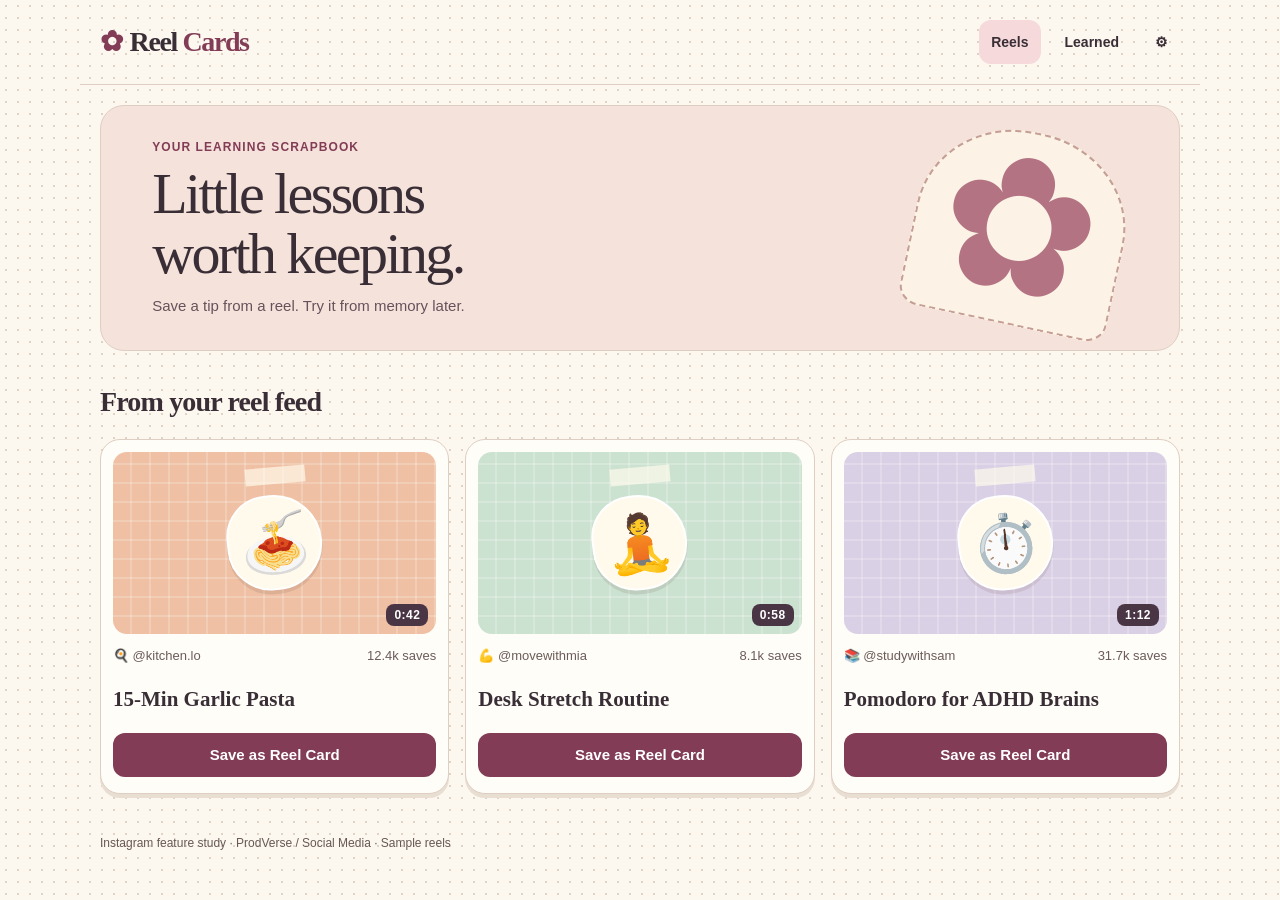
<file: index.html>
<!doctype html><html lang="en"><head><meta charset="utf-8"><meta name="viewport" content="width=device-width,initial-scale=1"><title>Reel Cards · Learned</title><link rel="icon" href="data:,">
<style>
:root{--bg-primary:#0E0E12;--bg-card:#FFFFFF;--bg-elevated:#1A1A22;--text-primary:#FFFFFF;--text-secondary:#A0A0B0;--text-on-light:#0E0E12;--text-muted:#6B6B7B;--accent-gradient-start:#A855F7;--accent-gradient-end:#EC4899;--accent-solid:#A855F7;--success:#10B981;--warning:#F59E0B;--danger:#EF4444;--border-subtle:rgba(255,255,255,.08);--shadow-card:0 4px 24px rgba(0,0,0,.12);--shadow-elevated:0 8px 32px rgba(0,0,0,.24);--gradient:linear-gradient(115deg,#A855F7,#EC4899)}
*{box-sizing:border-box}body{margin:0;background:var(--bg-primary);color:white;font:15px/1.5 -apple-system,BlinkMacSystemFont,"Segoe UI",sans-serif}main,header,footer{max-width:1120px;margin:auto;padding:20px}header,nav,.row{display:flex;align-items:center;gap:12px;flex-wrap:wrap}header,.between{justify-content:space-between}header{border-bottom:1px solid var(--border-subtle)}strong{font-weight:700}.brand{font-size:20px}.brand b{color:#e48af0}button,input,textarea{font:inherit}button{cursor:pointer;border:0;border-radius:12px;background:#30303c;color:white;min-height:44px;padding:8px 16px;font-weight:600}button:hover{filter:brightness(1.12)}button:focus-visible,input:focus-visible,textarea:focus-visible,summary:focus-visible{outline:3px solid #eed688;outline-offset:3px}button[disabled]{cursor:default}.nav{font-size:14px;background:transparent}.active{background:#393041}.hero{border-radius:16px;background:linear-gradient(115deg,#7833b9,#b4347e);padding:24px;min-height:180px;display:flex;flex-direction:column;justify-content:center}.hero h1{max-width:480px;margin:8px 0;font-size:28px;line-height:1.2}.label,small{font-size:12px;letter-spacing:.04em}.label{text-transform:uppercase;font-weight:700}h2{font-size:24px}h3{font-size:17px}h2,h3,p{margin:8px 0 12px}.grid{display:grid;gap:16px}.tile,.panel{padding:16px;background:var(--bg-elevated);border-radius:16px}.thumb{width:100%;aspect-ratio:16/9;display:grid;place-items:center;font-size:56px;position:relative;overflow:hidden;color:white}.thumb:before,.thumb:after{content:"";position:absolute;width:55%;aspect-ratio:1;border:2px solid #ffffff44;border-radius:50%;left:-18%;bottom:-50%}.thumb:after{left:72%;bottom:20%}.duration{position:absolute;bottom:8px;right:8px;background:#000a;padding:2px 8px;border-radius:8px}.meta,footer{color:var(--text-secondary)}.meta{margin:12px 0;font-size:13px}.primary,.saved{width:100%;background:linear-gradient(105deg,#8137bf,#a72c77)}.saved,.good{background:#10664e}.bad{background:#9b3045}.link{background:transparent;padding:0;text-align:left;font-size:17px}.content{max-width:680px;margin:0 auto}.white{background:white;color:#15151b;padding:24px;border-radius:16px;margin:16px 0}.steps{padding:0;list-style:none;counter-reset:num}.steps li{counter-increment:num;display:grid;grid-template-columns:24px 1fr;gap:12px;margin:12px 0}.steps li:before{content:counter(num);background:var(--gradient);color:white;height:24px;border-radius:50%;text-align:center;font-weight:bold}.library{width:100%;text-align:left;margin:8px 0;display:flex;align-items:center;gap:16px}.tiny{border-radius:12px;width:56px;height:56px;display:grid;place-items:center;font-size:28px}.review{display:grid;perspective:1000px;margin:16px 0}.face{grid-area:1/1;backface-visibility:hidden;transition:transform 400ms ease-out;min-height:240px;padding:24px;border-radius:16px;background:white;color:#15151b}.front{display:flex;flex-direction:column;align-items:start;justify-content:space-between;text-align:left}.back,.flipped .front{transform:rotateY(180deg)}.flipped .back{transform:rotateY(0)}.back{background:#f6eeff}.face strong{font-size:22px}summary{cursor:pointer}details{margin:16px 0}label{display:block;margin:8px 0}textarea{width:100%;border-radius:8px;padding:8px}.toast{position:fixed;bottom:16px;left:50%;transform:translateX(-50%);background:#fff;color:#201828;padding:12px 20px;border-radius:12px;max-width:90vw;z-index:2}.bar{position:sticky;bottom:0;padding:8px 0;background:var(--bg-primary)}.bar button{min-height:56px}.sectiontitle{margin-top:24px}footer{font-size:12px}.empty{padding:32px 20px;text-align:center}.error{color:#ffa6ab}
@media(min-width:640px){.grid{grid-template-columns:repeat(2,minmax(0,1fr))}}@media(min-width:1024px){.grid{grid-template-columns:repeat(3,minmax(0,1fr))}.hero{padding:32px 40px}}@media(prefers-reduced-motion:reduce){*{transition:none!important}}
:root{
 --bg-primary:#fcf7ef;--bg-elevated:#fffdf8;--text-secondary:#6c5c59;
 --ink:#392e36;--berry:#823c56;--rose:#f6d9db;--sage:#cce2d1;--oat:#f2dfb9;
 --seam:#dfcec2;--gradient:linear-gradient(120deg,#854158,#724356)
}
body{background-color:var(--bg-primary);background-image:radial-gradient(#ddd1c4 0.7px,transparent 0.8px);background-size:12px 12px;color:var(--ink)}
header{border-color:var(--seam)}.brand,h1,h2,.face strong,.tile h3 button{font-family:Georgia,"Times New Roman",serif}
.brand{font-size:28px;letter-spacing:-1.4px}.brand b{color:var(--berry)}.brand:before{content:"✿";color:var(--berry);margin-right:8px}
button{background:#f1e7de;color:var(--ink)}button:hover{filter:brightness(.97)}:is(button,input,textarea,summary):focus-visible{outline:3px solid #764871}
.nav{padding:6px 12px}.nav.active{background:var(--rose)}.hero{position:relative;isolation:isolate;overflow:hidden;background:#f5e3db;border:1px solid var(--seam);padding:32px clamp(20px,4vw,52px);border-radius:24px;min-height:230px}
.hero h1{font-size:clamp(34px,5vw,58px);line-height:1.03;letter-spacing:-.045em;font-weight:500;max-width:570px}.hero p{margin:4px 0 0;color:#67515b}
.hero .label,.face .label,.white .label{color:var(--berry)}.hero:after{content:"✿";position:absolute;z-index:-1;right:5%;font:190px/1 Georgia;color:#b37383;transform:rotate(12deg);background:#fcf3e6;border:2px dashed #c59f95;border-radius:48% 48% 10% 10%;padding:0 24px}
.sectiontitle{margin:30px 0 16px;font-size:28px;letter-spacing:-.03em}.tile,.panel,.white,.face{border:1px solid var(--seam);box-shadow:0 4px 0 #e9ded2;border-radius:20px}
.tile{padding:12px 12px 16px}.thumb[data-id]{border-radius:14px;background-color:var(--wash)!important;background-image:repeating-linear-gradient(90deg,transparent 0 17px,#ffffff36 17px 19px),repeating-linear-gradient(0deg,transparent 0 17px,#ffffff36 17px 19px)!important}
[data-id=r1]{--wash:#efc0a3}[data-id=r2]{--wash:var(--sage)}[data-id=r3]{--wash:#dad0e5}
.thumb:after{content:none}.thumb:before{width:5em;height:1.4em;left:50%;bottom:auto;top:8%;aspect-ratio:auto;border:none;border-radius:0;background:#fffbecb0;transform:translateX(-50%) rotate(-5deg);font-size:12px}
.thumb span{display:grid;place-items:center;width:1.7em;height:1.7em;background:#fffaec;border:2px solid #ffffff;border-radius:46% 54% 52% 48%;box-shadow:0 4px 0 #4933281c;transform:rotate(-6deg)}
.duration{background:#4a3545;color:white}.primary,.good{background:var(--berry);color:#fff}.saved,.bad{background:#efe5dc;color:#624752}.saved{border:1px dashed #caaeb8}.link{background:transparent}.tile h3 button{font-size:21px}.meta{font-size:13px}
.content{margin-top:16px}.white,.front{background:#fffdf6;color:var(--ink)}.back{background:#f7e5ea;color:var(--ink)}.face{padding:28px;box-shadow:0 5px 0 #e1cfc2}.face strong{font-size:clamp(26px,4vw,36px);line-height:1.2}.back hr{border:0;border-top:1px dashed #c2a2ac}.back summary{color:#71344f;font-weight:600}.library{background:#f7f1e8}.toast{background:#45343d;color:white}.error{color:#883548}.bar{background:var(--bg-primary)}.label{letter-spacing:.09em}footer{color:#675954}
@media(max-width:790px){.hero:after{display:none}.hero{min-height:185px}}@media(max-width:440px){header,main,footer{padding:14px}.brand{font-size:23px}.nav{padding:6px 8px}header,nav{gap:4px}.hero{padding:24px 20px}.hero h1{font-size:38px}}
</style></head><body><header><strong class="brand">Reel <b>Cards</b></strong><nav><button class="nav" data-act="feed">Reels</button><button class="nav" data-act="library">Learned</button><button class="nav" aria-label="Demo settings" data-act="settings">⚙</button></nav></header>
<main id="app"></main><div id="toast" role="status"></div><footer>Instagram feature study · ProdVerse / Social Media · Sample reels</footer><script src="data.js"></script><script>
const app=document.querySelector('#app'), online=['localhost','127.0.0.1','[::1]'].includes(location.hostname) && ['/','/index.html'].includes(location.pathname), day=86400000;
let cards={},screen='feed',selected,origin='feed',queue=[],results=[],index=0,busy=false,persistent=true,timer;
const esc=value=>String(value).replace(/[&<>"']/g,x=>({'&':'&amp;','<':'&lt;','>':'&gt;','"':'&quot;',"'":'&#39;'}[x]));
const byId=id=>reels.find(r=>r.id===id);
const btn=(action,label,id='',cls='')=>'<button class="'+cls+'" data-act="'+action+'" data-id="'+id+'">'+label+'</button>';
function notify(msg){const el=document.querySelector('#toast');el.className='toast';el.textContent=msg;clearTimeout(timer);timer=setTimeout(()=>{el.textContent='';el.className=''},3000)}
function readBrowserLibrary(){
 const raw=JSON.parse(localStorage.getItem('reelcards_state')||'{}');
 const valid={};
 for(const {id} of reels){
   const c=raw?.[id];
   if(c?.id===id && Number.isFinite(c.dueAt) && Number.isInteger(c.reps) && c.reps>=0 && Number.isFinite(c.ease) && Number.isFinite(c.interval))valid[id]=c;
 }
 return valid;
}
function due(c){const now=Date.now();if(c.dueAt<now-day)return 'Overdue';if(c.dueAt<=now)return 'Due today';const d=new Date(c.dueAt);if(d.toDateString()===new Date(now+day).toDateString())return 'Reviews tomorrow';return 'Review '+d.toLocaleDateString(undefined,{month:'short',day:'numeric'})}
async function change(action,id,extra={}){
 if(online){const response=await fetch('/api/library',{method:'POST',headers:{'Content-Type':'application/json'},body:JSON.stringify({action,id,...extra})});if(!response.ok)throw Error((await response.json()).error||'Could not save. Try again.');cards=await response.json();return}
 const now=Date.now();let c=cards[id];
 if(action==='save')cards[id]??={id,savedAt:now,reps:0,ease:2.5,interval:0,dueAt:now,lastReviewedAt:null};
 else if(action==='edit')Object.assign(c,extra);
 else{const correct=action==='correct';c.reps=correct?c.reps+1:0;c.ease=Math.max(1.3,c.ease+(correct?.1:-.2));c.interval=correct?(c.reps===1?1:c.reps===2?3:Math.round(c.interval*c.ease)):0;c.lastReviewedAt=now;c.dueAt=now+Math.max(1,c.interval)*day}
 try{localStorage.setItem('reelcards_state',JSON.stringify(cards))}catch{persistent=false}
}
function thumbnail(r){return '<button class="thumb" data-act="detail" data-id="'+r.id+'" aria-label="Preview '+r.title+'"><span>'+r.thumbnailEmoji+'</span><small class="duration">'+r.duration+'</small></button>'}
function saveButton(r){return cards[r.id]?'<button class="saved" disabled>Saved ✓</button>':btn('save','Save as Reel Card',r.id,'primary')}
function feed(){return '<section class="hero"><span class="label">Your learning scrapbook</span><h1>Little lessons<br>worth keeping.</h1><p>Save a tip from a reel. Try it from memory later.</p></section><h2 class="sectiontitle">From your reel feed</h2><div class="grid">'+reels.map(r=>'<article class="tile">'+thumbnail(r)+'<div class="row between meta"><span>'+r.creatorAvatar+' '+r.creator+'</span><span>'+r.savedCount+' saves</span></div><h3>'+btn('detail',r.title,r.id,'link')+'</h3>'+saveButton(r)+'</article>').join('')+'</div>'}
function detail(){const r=byId(selected),c=cards[r.id];return '<div class="content">'+btn(origin,'← '+(origin==='feed'?'Feed':'Library'))+'<h2>'+r.title+'</h2>'+thumbnail(r)+'<p class="meta">'+r.creatorAvatar+' '+r.creator+' · '+r.category+'</p><section class="white"><span class="label">What you’ll learn</span><h3>'+r.card.goal+'</h3><p>'+r.card.ingredients.join(' · ')+'</p><b class="label">Steps</b><ol class="steps">'+r.card.steps.map(s=>'<li>'+s+'</li>').join('')+'</ol></section>'+(c?'<details class="panel"><summary>Edit my flashcard</summary><label>Question<textarea maxlength="1000" id="question">'+esc(c.question??r.card.reviewQuestion)+'</textarea></label><label>Answer<textarea maxlength="1000" id="answer">'+esc(c.answer??r.card.reviewAnswer)+'</textarea></label>'+btn('edit','Save edits',r.id)+'</details><div class="row">'+btn('review','Review now',r.id)+btn('library','Open in library')+'</div>':'<div class="bar">'+saveButton(r)+'</div>')+'</div>'}
function library(){const list=Object.values(cards),ready=list.filter(c=>c.dueAt<=Date.now());return '<div class="content"><h1>Your Learned <small>'+list.length+' cards</small></h1>'+(!list.length?'<div class="empty panel">📚<h2>No cards yet</h2><p>Save a reel from the feed to start your library.</p>'+btn('feed','Browse reels')+'</div>':(ready.length?'<div class="bar">'+btn('all','Review all due · '+ready.length,'','primary')+'</div>':'<p>Nothing due right now. Your next review is '+new Date(Math.min(...list.map(c=>c.dueAt))).toLocaleDateString()+'.</p>')+list.map(c=>{const r=byId(c.id);return '<div class="panel" style="margin:8px 0">'+btn('review','<span class="tiny" style="background:'+r.thumbnailGradient+'">'+r.thumbnailEmoji+'</span><span>'+r.title+'<br><small>'+r.category+' · '+due(c)+'</small></span>',r.id,'library')+btn('detail','View or edit card',r.id,'link')+'</div>'}).join(''))+'</div>'}
function review(){const id=queue[index],r=byId(id),c=cards[id];return '<div class="content"><div class="row between"><strong>'+ (index+1)+' of '+queue.length+'</strong>'+btn('library','Exit review ×')+'</div><h2>'+r.title+'</h2><div class="review"><button class="face front" data-act="flip"><span class="label">Recall from memory</span><strong>'+esc(c.question??r.card.reviewQuestion)+'</strong><span>Tap to reveal answer</span></button><div class="face back" inert><span class="label">Answer</span><p>'+esc(c.answer??r.card.reviewAnswer)+'</p><hr><span class="label">Follow-up</span><p>'+r.card.followUp+'</p><details><summary>Show follow-up answer</summary><p>'+r.card.followUpAnswer+'</p></details><div class="row">'+btn('correct','Got it ✓',id,'good')+btn('forgot','Forgot ✕',id,'bad')+'</div></div></div></div>'}
function summary(){return '<div class="content"><div class="white"><span class="label">Review complete</span><h1>Session complete 🏆</h1><p>'+results.length+' reviewed · '+results.filter(x=>x==='correct').length+' got it · '+results.filter(x=>x==='forgot').length+' forgot</p>'+queue.map(id=>'<p><b>'+byId(id).title+'</b><br>'+new Date(cards[id].dueAt).toLocaleString()+'</p>').join('')+'</div>'+btn('library','Back to library')+'</div>'}
function draw(){app.dataset.screen=screen;app.innerHTML=({feed,library,'card-detail':detail,review,summary,settings:()=>'<div class="content panel"><h2>Demo settings</h2><p>'+ (online?'Local server · SQLite library':'Offline · browser library')+'</p><p>Three sample reels have prepared lessons. Saving is optional. Your ratings determine the next review. Use “View or edit card” to personalise a question.</p>'+btn('feed','Back to reels')+'</div>'})[screen]();document.querySelectorAll('nav button').forEach(b=>b.classList.toggle('active',b.dataset.act===screen))}
document.addEventListener('click',async e=>{const b=e.target.closest('[data-act]');if(!b||busy)return;const a=b.dataset.act,id=b.dataset.id;busy=true;
 try{if(['feed','library','settings'].includes(a))screen=a;
 else if(a==='detail'){if(screen!=='card-detail')origin=screen;selected=id;screen='card-detail'}
 else if(a==='save'){await change(a,id);notify(persistent?'Added to your Learned library':'Demo mode — progress won’t persist.')}
 else if(a==='edit'){const question=document.querySelector('#question').value.trim(),answer=document.querySelector('#answer').value.trim();if(!question||!answer)throw Error('Please fill in both fields.');await change(a,id,{question,answer});notify('Edits saved')}
 else if(a==='review'||a==='all'){queue=a==='review'?[id]:Object.keys(cards).filter(k=>cards[k].dueAt<=Date.now());index=0;results=[];screen=queue.length?'review':'library'}
 else if(a==='flip'){const box=b.parentNode;box.classList.add('flipped');b.inert=true;box.lastElementChild.inert=false;box.querySelector('summary').focus();return}
 else if(a==='correct'||a==='forgot'){await change(a,id,{previous:cards[id].lastReviewedAt});results.push(a);index++;if(index===queue.length)screen='summary'}
 draw();if(!['save','edit'].includes(a))window.scrollTo(0,0)
 }catch(err){notify(err.message)}finally{busy=false}});
async function init(){try{if(online){const res=await fetch('/api/library',{signal:AbortSignal.timeout(8000)});if(!res.ok)throw Error();cards=await res.json()}else{try{cards=readBrowserLibrary()}catch{cards={}}}draw()}catch{app.innerHTML='<p class="error">Your library could not load. Check the local server and try again.</p><button onclick="init()">Retry</button>'}}
init();
</script></body></html>
</file>
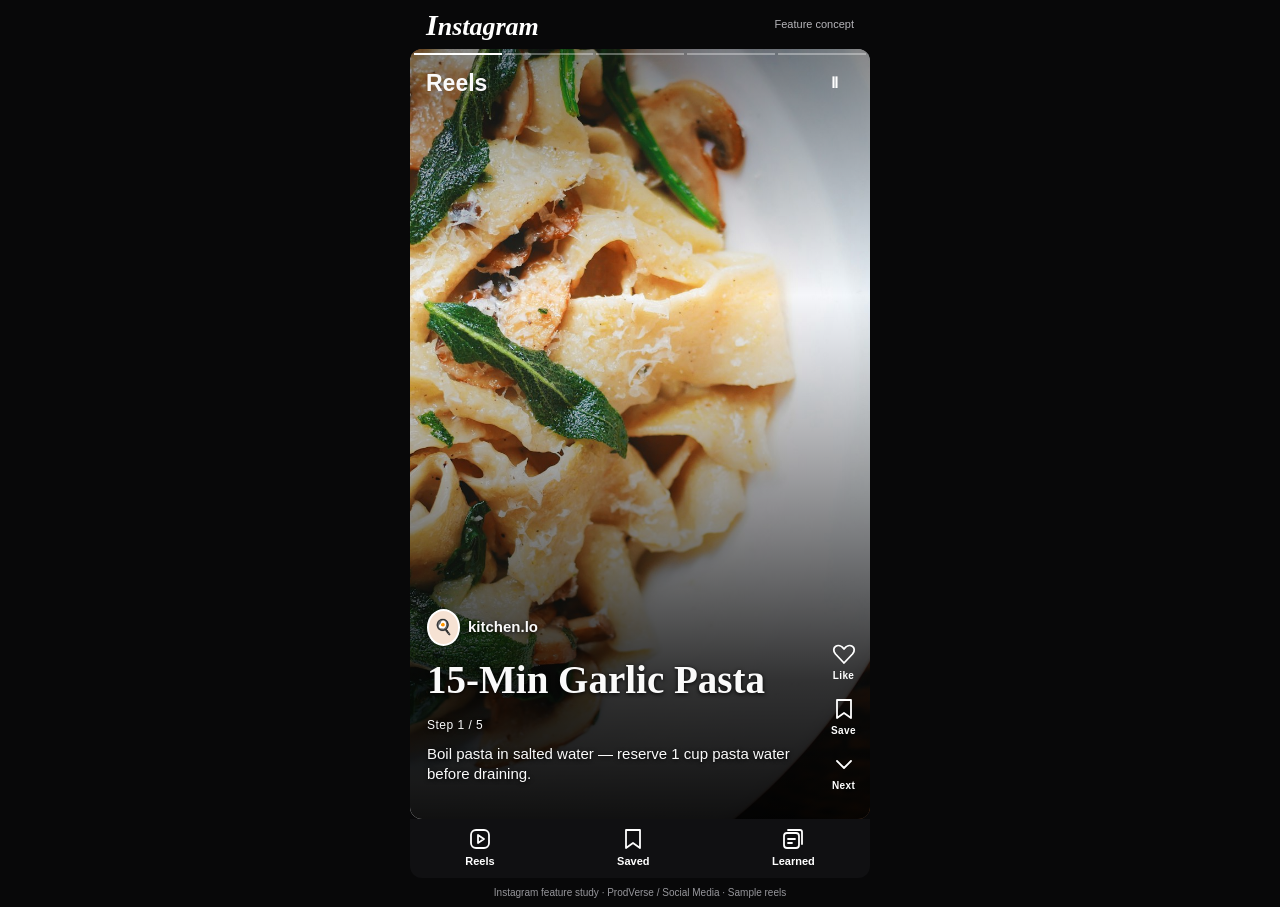
<file: instagram/index.html>
<!doctype html><html lang="en"><head><meta charset="utf-8"><meta name="viewport" content="width=device-width,initial-scale=1"><title>Reel Cards · Learned</title><link rel="icon" href="data:,">
<style>
:root{--bg-primary:#0E0E12;--bg-card:#FFFFFF;--bg-elevated:#1A1A22;--text-primary:#FFFFFF;--text-secondary:#A0A0B0;--text-on-light:#0E0E12;--text-muted:#6B6B7B;--accent-gradient-start:#A855F7;--accent-gradient-end:#EC4899;--accent-solid:#A855F7;--success:#10B981;--warning:#F59E0B;--danger:#EF4444;--border-subtle:rgba(255,255,255,.08);--shadow-card:0 4px 24px rgba(0,0,0,.12);--shadow-elevated:0 8px 32px rgba(0,0,0,.24);--gradient:linear-gradient(115deg,#A855F7,#EC4899)}
*{box-sizing:border-box}body{margin:0;background:var(--bg-primary);color:white;font:15px/1.5 -apple-system,BlinkMacSystemFont,"Segoe UI",sans-serif}main,header,footer{max-width:1120px;margin:auto;padding:20px}header,nav,.row{display:flex;align-items:center;gap:12px;flex-wrap:wrap}header,.between{justify-content:space-between}header{border-bottom:1px solid var(--border-subtle)}strong{font-weight:700}.brand{font-size:20px}.brand b{color:#e48af0}button,input,textarea{font:inherit}button{cursor:pointer;border:0;border-radius:12px;background:#30303c;color:white;min-height:44px;padding:8px 16px;font-weight:600}button:hover{filter:brightness(1.12)}button:focus-visible,input:focus-visible,textarea:focus-visible,summary:focus-visible{outline:3px solid #eed688;outline-offset:3px}button[disabled]{cursor:default}.nav{font-size:14px;background:transparent}.active{background:#393041}.hero{border-radius:16px;background:linear-gradient(115deg,#7833b9,#b4347e);padding:24px;min-height:180px;display:flex;flex-direction:column;justify-content:center}.hero h1{max-width:480px;margin:8px 0;font-size:28px;line-height:1.2}.label,small{font-size:12px;letter-spacing:.04em}.label{text-transform:uppercase;font-weight:700}h2{font-size:24px}h3{font-size:17px}h2,h3,p{margin:8px 0 12px}.grid{display:grid;gap:16px}.tile,.panel{padding:16px;background:var(--bg-elevated);border-radius:16px}.thumb{width:100%;aspect-ratio:16/9;display:grid;place-items:center;font-size:56px;position:relative;overflow:hidden;color:white}.thumb:before,.thumb:after{content:"";position:absolute;width:55%;aspect-ratio:1;border:2px solid #ffffff44;border-radius:50%;left:-18%;bottom:-50%}.thumb:after{left:72%;bottom:20%}.duration{position:absolute;bottom:8px;right:8px;background:#000a;padding:2px 8px;border-radius:8px}.meta,footer{color:var(--text-secondary)}.meta{margin:12px 0;font-size:13px}.primary,.saved{width:100%;background:linear-gradient(105deg,#8137bf,#a72c77)}.saved,.good{background:#10664e}.bad{background:#9b3045}.link{background:transparent;padding:0;text-align:left;font-size:17px}.content{max-width:680px;margin:0 auto}.white{background:white;color:#15151b;padding:24px;border-radius:16px;margin:16px 0}.steps{padding:0;list-style:none;counter-reset:num}.steps li{counter-increment:num;display:grid;grid-template-columns:24px 1fr;gap:12px;margin:12px 0}.steps li:before{content:counter(num);background:var(--gradient);color:white;height:24px;border-radius:50%;text-align:center;font-weight:bold}.library{width:100%;text-align:left;margin:8px 0;display:flex;align-items:center;gap:16px}.tiny{border-radius:12px;width:56px;height:56px;display:grid;place-items:center;font-size:28px}.review{display:grid;perspective:1000px;margin:16px 0}.face{grid-area:1/1;backface-visibility:hidden;transition:transform 400ms ease-out;min-height:240px;padding:24px;border-radius:16px;background:white;color:#15151b}.front{display:flex;flex-direction:column;align-items:start;justify-content:space-between;text-align:left}.back,.flipped .front{transform:rotateY(180deg)}.flipped .back{transform:rotateY(0)}.back{background:#f6eeff}.face strong{font-size:22px}summary{cursor:pointer}details{margin:16px 0}label{display:block;margin:8px 0}textarea{width:100%;border-radius:8px;padding:8px}.toast{position:fixed;bottom:16px;left:50%;transform:translateX(-50%);background:#fff;color:#201828;padding:12px 20px;border-radius:12px;max-width:90vw;z-index:2}.bar{position:sticky;bottom:0;padding:8px 0;background:var(--bg-primary)}.bar button{min-height:56px}.sectiontitle{margin-top:24px}footer{font-size:12px}.empty{padding:32px 20px;text-align:center}.error{color:#ffa6ab}
@media(min-width:640px){.grid{grid-template-columns:repeat(2,minmax(0,1fr))}}@media(min-width:1024px){.grid{grid-template-columns:repeat(3,minmax(0,1fr))}.hero{padding:32px 40px}}@media(prefers-reduced-motion:reduce){*{transition:none!important}}
:root{
 --bg-primary:#fcf7ef;--bg-elevated:#fffdf8;--text-secondary:#6c5c59;
 --ink:#392e36;--berry:#823c56;--rose:#f6d9db;--sage:#cce2d1;--oat:#f2dfb9;
 --seam:#dfcec2;--gradient:linear-gradient(120deg,#854158,#724356)
}
body{background-color:var(--bg-primary);background-image:radial-gradient(#ddd1c4 0.7px,transparent 0.8px);background-size:12px 12px;color:var(--ink)}
header{border-color:var(--seam)}.brand,h1,h2,.face strong,.tile h3 button{font-family:Georgia,"Times New Roman",serif}
.brand{font-size:28px;letter-spacing:-1.4px}.brand b{color:var(--berry)}.brand:before{content:"✿";color:var(--berry);margin-right:8px}
button{background:#f1e7de;color:var(--ink)}button:hover{filter:brightness(.97)}:is(button,input,textarea,summary):focus-visible{outline:3px solid #764871}
.nav{padding:6px 12px}.nav.active{background:var(--rose)}.hero{position:relative;isolation:isolate;overflow:hidden;background:#f5e3db;border:1px solid var(--seam);padding:32px clamp(20px,4vw,52px);border-radius:24px;min-height:230px}
.hero h1{font-size:clamp(34px,5vw,58px);line-height:1.03;letter-spacing:-.045em;font-weight:500;max-width:570px}.hero p{margin:4px 0 0;color:#67515b}
.hero .label,.face .label,.white .label{color:var(--berry)}.hero:after{content:"✿";position:absolute;z-index:-1;right:5%;font:190px/1 Georgia;color:#b37383;transform:rotate(12deg);background:#fcf3e6;border:2px dashed #c59f95;border-radius:48% 48% 10% 10%;padding:0 24px}
.sectiontitle{margin:30px 0 16px;font-size:28px;letter-spacing:-.03em}.tile,.panel,.white,.face{border:1px solid var(--seam);box-shadow:0 4px 0 #e9ded2;border-radius:20px}
.tile{padding:12px 12px 16px}.thumb[data-id]{border-radius:14px;background-color:var(--wash)!important;background-image:repeating-linear-gradient(90deg,transparent 0 17px,#ffffff36 17px 19px),repeating-linear-gradient(0deg,transparent 0 17px,#ffffff36 17px 19px)!important}
[data-id=r1]{--wash:#efc0a3}[data-id=r2]{--wash:var(--sage)}[data-id=r3]{--wash:#dad0e5}
.thumb:after{content:none}.thumb:before{width:5em;height:1.4em;left:50%;bottom:auto;top:8%;aspect-ratio:auto;border:none;border-radius:0;background:#fffbecb0;transform:translateX(-50%) rotate(-5deg);font-size:12px}
.thumb span{display:grid;place-items:center;width:1.7em;height:1.7em;background:#fffaec;border:2px solid #ffffff;border-radius:46% 54% 52% 48%;box-shadow:0 4px 0 #4933281c;transform:rotate(-6deg)}
.duration{background:#4a3545;color:white}.primary,.good{background:var(--berry);color:#fff}.saved,.bad{background:#efe5dc;color:#624752}.saved{border:1px dashed #caaeb8}.link{background:transparent}.tile h3 button{font-size:21px}.meta{font-size:13px}
.content{margin-top:16px}.white,.front{background:#fffdf6;color:var(--ink)}.back{background:#f7e5ea;color:var(--ink)}.face{padding:28px;box-shadow:0 5px 0 #e1cfc2}.face strong{font-size:clamp(26px,4vw,36px);line-height:1.2}.back hr{border:0;border-top:1px dashed #c2a2ac}.back summary{color:#71344f;font-weight:600}.library{background:#f7f1e8}.toast{background:#45343d;color:white}.error{color:#883548}.bar{background:var(--bg-primary)}.label{letter-spacing:.09em}footer{color:#675954}
@media(max-width:790px){.hero:after{display:none}.hero{min-height:185px}}@media(max-width:440px){header,main,footer{padding:14px}.brand{font-size:23px}.nav{padding:6px 8px}header,nav{gap:4px}.hero{padding:24px 20px}.hero h1{font-size:38px}}
</style><link rel="stylesheet" href="reels.css"></head><body><header class="mast"><span class="wordmark">Instagram</span><span>Feature concept</span></header>
<main id="app"></main><div id="toast" role="status"></div><footer>Instagram feature study · ProdVerse / Social Media · Sample reels</footer><script src="data.js"></script><script>
const app=document.querySelector('#app'), online=false, day=86400000;
let cards={},screen='feed',selected,origin='feed',queue=[],results=[],index=0,busy=false,persistent=true,timer;
const esc=value=>String(value).replace(/[&<>"']/g,x=>({'&':'&amp;','<':'&lt;','>':'&gt;','"':'&quot;',"'":'&#39;'}[x]));
const byId=id=>reels.find(r=>r.id===id);
const btn=(action,label,id='',cls='')=>'<button class="'+cls+'" data-act="'+action+'" data-id="'+id+'">'+label+'</button>';
function notify(msg){const el=document.querySelector('#toast');el.className='toast';el.textContent=msg;clearTimeout(timer);timer=setTimeout(()=>{el.textContent='';el.className=''},3000)}
function readBrowserLibrary(){
 const raw=JSON.parse(localStorage.getItem('igconcept_cards_v1')||'{}');
 const valid={};
 for(const {id} of reels){
   const c=raw?.[id];
   if(c?.id===id && Number.isFinite(c.dueAt) && Number.isInteger(c.reps) && c.reps>=0 && Number.isFinite(c.ease) && Number.isFinite(c.interval))valid[id]=c;
 }
 return valid;
}
function due(c){const now=Date.now();if(c.dueAt<now-day)return 'Overdue';if(c.dueAt<=now)return 'Due today';const d=new Date(c.dueAt);if(d.toDateString()===new Date(now+day).toDateString())return 'Reviews tomorrow';return 'Review '+d.toLocaleDateString(undefined,{month:'short',day:'numeric'})}
async function change(action,id,extra={}){
 if(online){const response=await fetch('/api/library',{method:'POST',headers:{'Content-Type':'application/json'},body:JSON.stringify({action,id,...extra})});if(!response.ok)throw Error((await response.json()).error||'Could not save. Try again.');cards=await response.json();return}
 const now=Date.now();let c=cards[id];
 if(action==='save')cards[id]??={id,savedAt:now,reps:0,ease:2.5,interval:0,dueAt:now,lastReviewedAt:null};
 else if(action==='edit')Object.assign(c,extra);
 else{const correct=action==='correct';c.reps=correct?c.reps+1:0;c.ease=Math.max(1.3,c.ease+(correct?.1:-.2));c.interval=correct?(c.reps===1?1:c.reps===2?3:Math.round(c.interval*c.ease)):0;c.lastReviewedAt=now;c.dueAt=now+Math.max(1,c.interval)*day}
 try{localStorage.setItem('igconcept_cards_v1',JSON.stringify(cards))}catch{persistent=false}
}
function thumbnail(r){return '<button class="thumb" data-act="detail" data-id="'+r.id+'" aria-label="Preview '+r.title+'"><span>'+r.thumbnailEmoji+'</span><small class="duration">'+r.duration+'</small></button>'}
function saveButton(r){return cards[r.id]?'<button class="saved" disabled>Saved ✓</button>':btn('save','Save as Reel Card',r.id,'primary')}
function feed(){return '<section class="hero"><span class="label">Your learning scrapbook</span><h1>Little lessons<br>worth keeping.</h1><p>Save a tip from a reel. Try it from memory later.</p></section><h2 class="sectiontitle">From your reel feed</h2><div class="grid">'+reels.map(r=>'<article class="tile">'+thumbnail(r)+'<div class="row between meta"><span>'+r.creatorAvatar+' '+r.creator+'</span><span>'+r.savedCount+' saves</span></div><h3>'+btn('detail',r.title,r.id,'link')+'</h3>'+saveButton(r)+'</article>').join('')+'</div>'}
function detail(){const r=byId(selected),c=cards[r.id];return '<div class="content">'+btn(origin,'← '+(origin==='feed'?'Feed':'Library'))+'<h2>'+r.title+'</h2>'+thumbnail(r)+'<p class="meta">'+r.creatorAvatar+' '+r.creator+' · '+r.category+'</p><section class="white"><span class="label">What you’ll learn</span><h3>'+r.card.goal+'</h3><p>'+r.card.ingredients.join(' · ')+'</p><b class="label">Steps</b><ol class="steps">'+r.card.steps.map(s=>'<li>'+s+'</li>').join('')+'</ol></section>'+(c?'<details class="panel"><summary>Edit my flashcard</summary><label>Question<textarea maxlength="1000" id="question">'+esc(c.question??r.card.reviewQuestion)+'</textarea></label><label>Answer<textarea maxlength="1000" id="answer">'+esc(c.answer??r.card.reviewAnswer)+'</textarea></label>'+btn('edit','Save edits',r.id)+'</details><div class="row">'+btn('review','Review now',r.id)+btn('library','Open in library')+'</div>':'<div class="bar">'+saveButton(r)+'</div>')+'</div>'}
function library(){const list=Object.values(cards),ready=list.filter(c=>c.dueAt<=Date.now());return '<div class="content"><h1>Your Learned <small>'+list.length+' cards</small></h1>'+(!list.length?'<div class="empty panel">📚<h2>No cards yet</h2><p>Save a reel from the feed to start your library.</p>'+btn('feed','Browse reels')+'</div>':(ready.length?'<div class="bar">'+btn('all','Review all due · '+ready.length,'','primary')+'</div>':'<p>Nothing due right now. Your next review is '+new Date(Math.min(...list.map(c=>c.dueAt))).toLocaleDateString()+'.</p>')+list.map(c=>{const r=byId(c.id);return '<div class="panel" style="margin:8px 0">'+btn('review','<span class="tiny" style="background:'+r.thumbnailGradient+'">'+r.thumbnailEmoji+'</span><span>'+r.title+'<br><small>'+r.category+' · '+due(c)+'</small></span>',r.id,'library')+btn('detail','View or edit card',r.id,'link')+'</div>'}).join(''))+'</div>'}
function review(){const id=queue[index],r=byId(id),c=cards[id];return '<div class="content"><div class="row between"><strong>'+ (index+1)+' of '+queue.length+'</strong>'+btn('library','Exit review ×')+'</div><h2>'+r.title+'</h2><div class="review"><button class="face front" data-act="flip"><span class="label">Recall from memory</span><strong>'+esc(c.question??r.card.reviewQuestion)+'</strong><span>Tap to reveal answer</span></button><div class="face back" inert><span class="label">Answer</span><p>'+esc(c.answer??r.card.reviewAnswer)+'</p><hr><span class="label">Follow-up</span><p>'+r.card.followUp+'</p><details><summary>Show follow-up answer</summary><p>'+r.card.followUpAnswer+'</p></details><div class="row">'+btn('correct','Got it ✓',id,'good')+btn('forgot','Forgot ✕',id,'bad')+'</div></div></div></div>'}
function summary(){return '<div class="content"><div class="white"><span class="label">Review complete</span><h1>Session complete 🏆</h1><p>'+results.length+' reviewed · '+results.filter(x=>x==='correct').length+' got it · '+results.filter(x=>x==='forgot').length+' forgot</p>'+queue.map(id=>'<p><b>'+byId(id).title+'</b><br>'+new Date(cards[id].dueAt).toLocaleString()+'</p>').join('')+'</div>'+btn('library','Back to library')+'</div>'}
function draw(){app.dataset.screen=screen;app.innerHTML=({feed,library,'card-detail':detail,review,summary,settings:()=>'<div class="content panel"><h2>Demo settings</h2><p>'+ (online?'Local server · SQLite library':'Offline · browser library')+'</p><p>Three sample reels have prepared lessons. Saving is optional. Your ratings determine the next review. Use “View or edit card” to personalise a question.</p>'+btn('feed','Back to reels')+'</div>'})[screen]();document.querySelectorAll('nav button').forEach(b=>b.classList.toggle('active',b.dataset.act===screen))}
document.addEventListener('click',async e=>{const b=e.target.closest('[data-act]');if(!b||busy)return;const a=b.dataset.act,id=b.dataset.id;busy=true;
 try{if(['feed','library','settings'].includes(a))screen=a;
 else if(a==='detail'){if(screen!=='card-detail')origin=screen;selected=id;screen='card-detail'}
 else if(a==='save'){await change(a,id);notify(persistent?'Added to your Learned library':'Demo mode — progress won’t persist.')}
 else if(a==='edit'){const question=document.querySelector('#question').value.trim(),answer=document.querySelector('#answer').value.trim();if(!question||!answer)throw Error('Please fill in both fields.');await change(a,id,{question,answer});notify('Edits saved')}
 else if(a==='review'||a==='all'){queue=a==='review'?[id]:Object.keys(cards).filter(k=>cards[k].dueAt<=Date.now());index=0;results=[];screen=queue.length?'review':'library'}
 else if(a==='flip'){const box=b.parentNode;box.classList.add('flipped');b.inert=true;box.lastElementChild.inert=false;box.querySelector('summary').focus();return}
 else if(a==='correct'||a==='forgot'){await change(a,id,{previous:cards[id].lastReviewedAt});results.push(a);index++;if(index===queue.length)screen='summary'}
 draw();if(!['save','edit'].includes(a))window.scrollTo(0,0)
 }catch(err){notify(err.message)}finally{busy=false}});
async function init(){try{if(online){const res=await fetch('/api/library',{signal:AbortSignal.timeout(8000)});if(!res.ok)throw Error();cards=await res.json()}else{try{cards=readBrowserLibrary()}catch{cards={}}}draw()}catch{app.innerHTML='<p class="error">Your library could not load. Check the local server and try again.</p><button onclick="init()">Retry</button>'}}
</script><script src="reels.js"></script></body></html>
</file>
<file: instagram/reels.css>
body{background:#080809;color:#fafafa}.mast,main,footer{max-width:460px;margin:auto}.mast{height:49px;padding:0 16px;border:0;color:#b6b5ba;font-size:11px}.wordmark{font:italic bold 26px Georgia;color:white}.mast .wordmark::first-letter{font-size:30px}main{padding:0}.stage{position:relative;height:clamp(465px,calc(100svh - 117px),770px);overflow:hidden;border-radius:12px;background:#27262a}.frame{position:absolute;width:100%;height:100%;object-fit:cover}.veil{position:absolute;inset:0;background:linear-gradient(180deg,#0007,transparent 32%,#0003 45%,#000c 82%,#000e)}.top,.copy,.rail,.stepsbar{position:absolute}.top{inset:12px 16px auto;display:flex;align-items:center;justify-content:space-between}.top b{font-size:23px}.stage button,.dock button{background:transparent;color:white}.stage button:hover,.dock button:hover{background:#ffffff1a}.rail{right:8px;bottom:20px;display:grid;justify-items:center;gap:2px}.rail button{display:grid;justify-items:center;gap:2px;padding:6px}.rail small{font-size:10px}.copy{bottom:23px;left:17px;right:70px;text-shadow:0 1px 4px #000}.copy h1{font:700 clamp(26px,5vw,39px)/1.06 Georgia;margin:13px 0}.copy p{font-size:15px;line-height:1.35}.creator{display:flex;align-items:center;gap:8px;font-weight:bold}.avatar{background:#f6e2d3;border:2px solid white;border-radius:50%;padding:5px;text-shadow:none}.stepsbar{top:0;left:0;right:0;display:flex;gap:3px;padding:4px}.stepsbar i{height:2px;background:#ffffff55;flex:1}.stepsbar .on{background:white}.dock{display:flex;justify-content:space-around;background:#101012;border-radius:0 0 12px 12px}.dock button{display:grid;justify-items:center;font-size:11px;gap:2px}.ico{display:inline-block;width:24px;height:24px;fill:none;stroke:currentColor;stroke-width:1.8;stroke-linejoin:round;stroke-linecap:round}.overlay{position:fixed;inset:0;background:#0008;border:0;width:100%;max-width:none;height:100%;max-height:none;margin:0;padding:0;color:white}.overlay[open]{display:flex;align-items:flex-end;justify-content:center}.sheet{width:min(100%,460px);background:#262629;border-radius:22px 22px 0 0;padding:12px 20px 24px;margin-bottom:max(0px,calc((100svh - 840px)/2))}.handle{width:38px;height:4px;border-radius:2px;background:#737377;margin:0 auto 14px}.sheet h2{font:700 19px system-ui}.choice{color:white;display:flex;align-items:center;gap:14px;text-align:left;width:100%;background:#363639;margin:9px 0;padding:14px}.choice small{display:block;letter-spacing:0;color:#d4d2d6;font-weight:400}.choice.card{background:#66384c}.content{background:#fcf7ef;padding:20px;color:#392e36;border-radius:16px;min-height:420px;margin:0}.shelf{padding:18px;background:#171718;min-height:420px}.shelf button{display:flex;align-items:center;gap:12px;width:100%;margin:8px 0;background:#28282b;color:white;text-align:left}.shelf img{width:50px;height:70px;object-fit:cover;border-radius:6px}footer{padding:7px;text-align:center;color:#97979c;font-size:10px}.toast{bottom:70px}body:has(dialog[open]){overflow:hidden}@media(max-width:480px){.stage,.dock,.content{border-radius:0}.mast{height:40px}.stage{height:calc(100svh - 119px);min-height:405px}}
</file>
